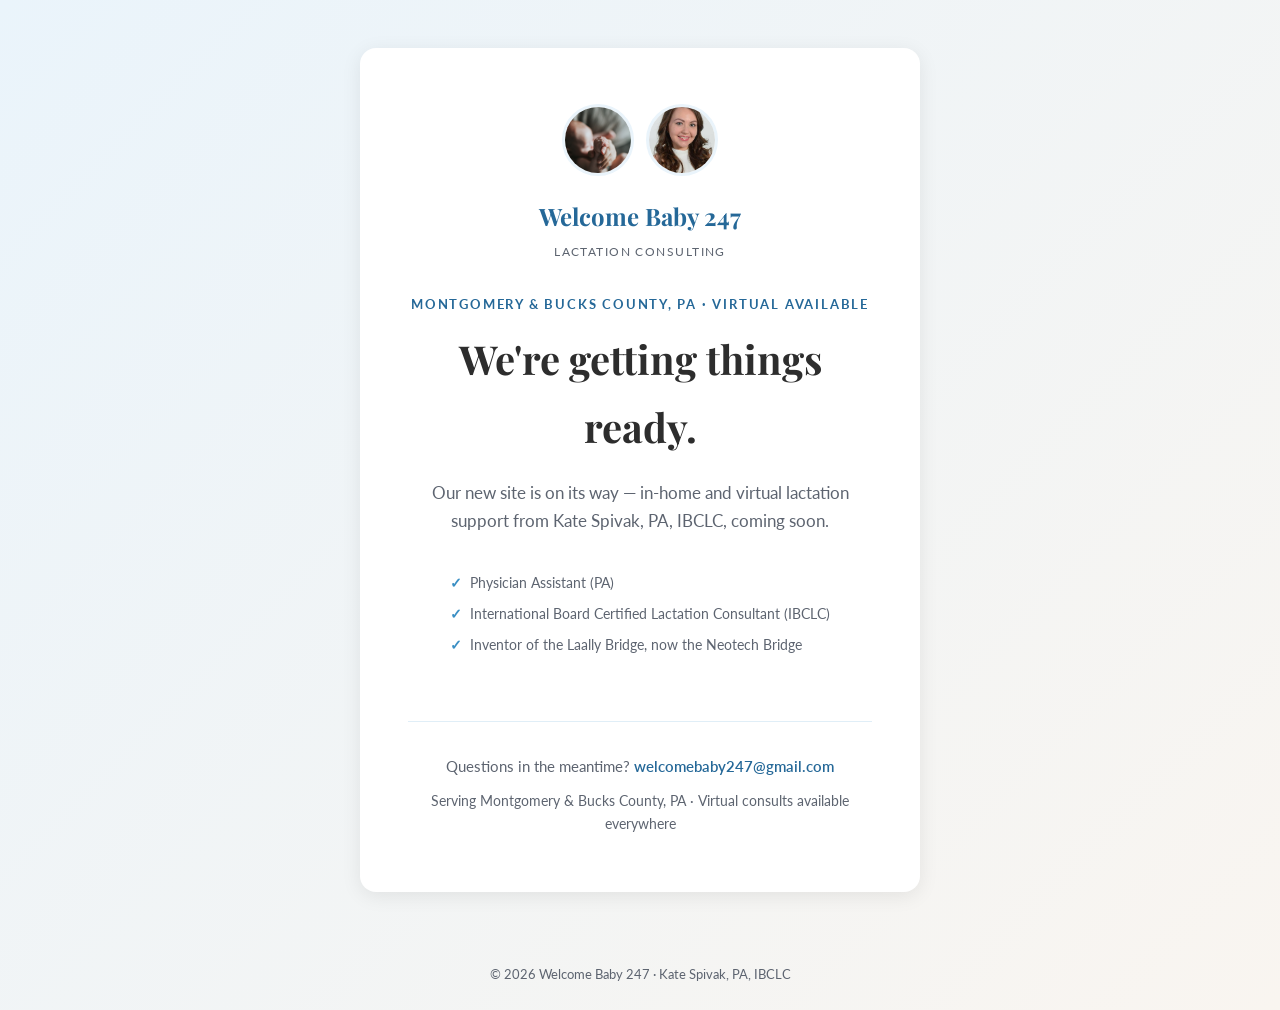
<file: index.html>
<!DOCTYPE html>
<html lang="en">
<head>
  <meta charset="UTF-8" />
  <meta name="viewport" content="width=device-width, initial-scale=1.0" />
  <title>Welcome Baby 247 | Lactation Consulting – Coming Soon</title>
  <meta name="description" content="Kate Spivak, PA, IBCLC — in-home and virtual lactation support in Montgomery &amp; Bucks County, PA. Site launching soon." />
  <meta name="color-scheme" content="light" />
  <link rel="preconnect" href="https://fonts.googleapis.com" />
  <link rel="preconnect" href="https://fonts.gstatic.com" crossorigin />
  <link href="https://fonts.googleapis.com/css2?family=Lato:wght@400;500;600;700&family=Playfair+Display:wght@600;700&display=swap" rel="stylesheet" />
  <style>
    :root {
      --blue:       #3A8FC4;
      --blue-dark:  #256898;
      --blue-light: #EAF4FB;
      --warm:       #F9F5F0;
      --text:       #2D2D2D;
      --muted:      #5D6470;
      --white:      #FFFFFF;
      --shadow:     0 4px 20px rgba(0,0,0,0.08);
    }
    * { box-sizing: border-box; margin: 0; padding: 0; }
    html { scroll-behavior: smooth; }
    @media (prefers-reduced-motion: reduce) {
      * { animation-duration: 0.01ms !important; transition-duration: 0.01ms !important; }
    }
    body {
      font-family: 'Lato', sans-serif;
      color: var(--text);
      background: linear-gradient(135deg, #EAF4FB 0%, #F9F5F0 100%);
      min-height: 100vh;
      display: flex;
      flex-direction: column;
      line-height: 1.7;
    }
    a { color: var(--blue-dark); }
    a:focus-visible, button:focus-visible {
      outline: 3px solid var(--blue-dark);
      outline-offset: 3px;
      border-radius: 2px;
    }
    main {
      flex: 1;
      display: flex;
      align-items: center;
      justify-content: center;
      padding: 3rem 1.5rem;
    }
    .card {
      background: var(--white);
      border-radius: 16px;
      box-shadow: var(--shadow);
      max-width: 560px;
      width: 100%;
      text-align: center;
    }
    .card-body { padding: 3.5rem 3rem; }
    .photo-duo {
      display: flex;
      justify-content: center;
      align-items: center;
      gap: 0.75rem;
      margin-bottom: 1.25rem;
    }
    .photo-duo img {
      width: 72px;
      height: 72px;
      border-radius: 50%;
      object-fit: cover;
      display: block;
      border: 3px solid var(--blue-light);
    }
    .brand {
      font-family: 'Playfair Display', serif;
      font-size: 1.5rem;
      font-weight: 700;
      color: var(--blue-dark);
    }
    .brand span {
      display: block;
      font-family: 'Lato', sans-serif;
      font-size: 0.75rem;
      font-weight: 400;
      letter-spacing: 0.12em;
      text-transform: uppercase;
      color: var(--muted);
      margin-top: 0.3rem;
    }
    .eyebrow {
      margin-top: 2rem;
      font-size: 0.8rem;
      letter-spacing: 0.14em;
      text-transform: uppercase;
      color: var(--blue-dark);
      font-weight: 700;
    }
    h1 {
      font-family: 'Playfair Display', serif;
      font-size: clamp(1.8rem, 5vw, 2.5rem);
      color: var(--text);
      margin: 0.6rem 0 1.1rem;
    }
    p.lead {
      color: var(--muted);
      font-size: 1.05rem;
      max-width: 420px;
      margin: 0 auto 2rem;
    }
    .credential-list {
      list-style: none;
      display: inline-flex;
      flex-direction: column;
      gap: 0.4rem;
      margin: 0 auto 2rem;
      text-align: left;
    }
    .credential-list li {
      color: var(--muted);
      font-size: 0.9rem;
      display: flex;
      align-items: center;
      gap: 0.55rem;
    }
    .credential-list li::before { content: "✓"; color: var(--blue); font-weight: 700; }
    .divider {
      height: 1px;
      background: #E0EEF7;
      margin: 2rem 0;
    }
    .contact {
      font-size: 0.95rem;
      color: var(--muted);
    }
    .contact a {
      font-weight: 600;
      text-decoration: none;
    }
    .contact a:hover { text-decoration: underline; }
    .service-area {
      margin-top: 0.6rem;
      font-size: 0.85rem;
      color: var(--muted);
    }
    footer {
      text-align: center;
      padding: 1.5rem;
      font-size: 0.8rem;
      color: var(--muted);
    }
  </style>
</head>
<body>

<main aria-labelledby="coming-soon-heading">
  <div class="card">
    <div class="card-body">
      <div class="photo-duo">
        <img src="images/baby-hand.jpg" alt="A parent gently holding their newborn baby's hand" width="72" height="72" />
        <img src="images/kate-spivak.jpg" alt="Kate Spivak, PA, IBCLC" width="72" height="72" />
      </div>
      <p class="brand">Welcome Baby 247<span>Lactation Consulting</span></p>
      <p class="eyebrow">Montgomery &amp; Bucks County, PA · Virtual Available</p>
      <h1 id="coming-soon-heading">We're getting things ready.</h1>
      <p class="lead">Our new site is on its way — in-home and virtual lactation support from Kate Spivak, PA, IBCLC, coming soon.</p>
      <ul class="credential-list">
        <li>Physician Assistant (PA)</li>
        <li>International Board Certified Lactation Consultant (IBCLC)</li>
        <li>Inventor of the Laally Bridge, now the Neotech Bridge</li>
      </ul>
      <div class="divider"></div>
      <p class="contact">Questions in the meantime? <a href="mailto:welcomebaby247@gmail.com">welcomebaby247@gmail.com</a></p>
      <p class="service-area">Serving Montgomery &amp; Bucks County, PA · Virtual consults available everywhere</p>
    </div>
  </div>
</main>

<footer aria-label="Site footer">© 2026 Welcome Baby 247 · Kate Spivak, PA, IBCLC</footer>

</body>
</html>
</file>
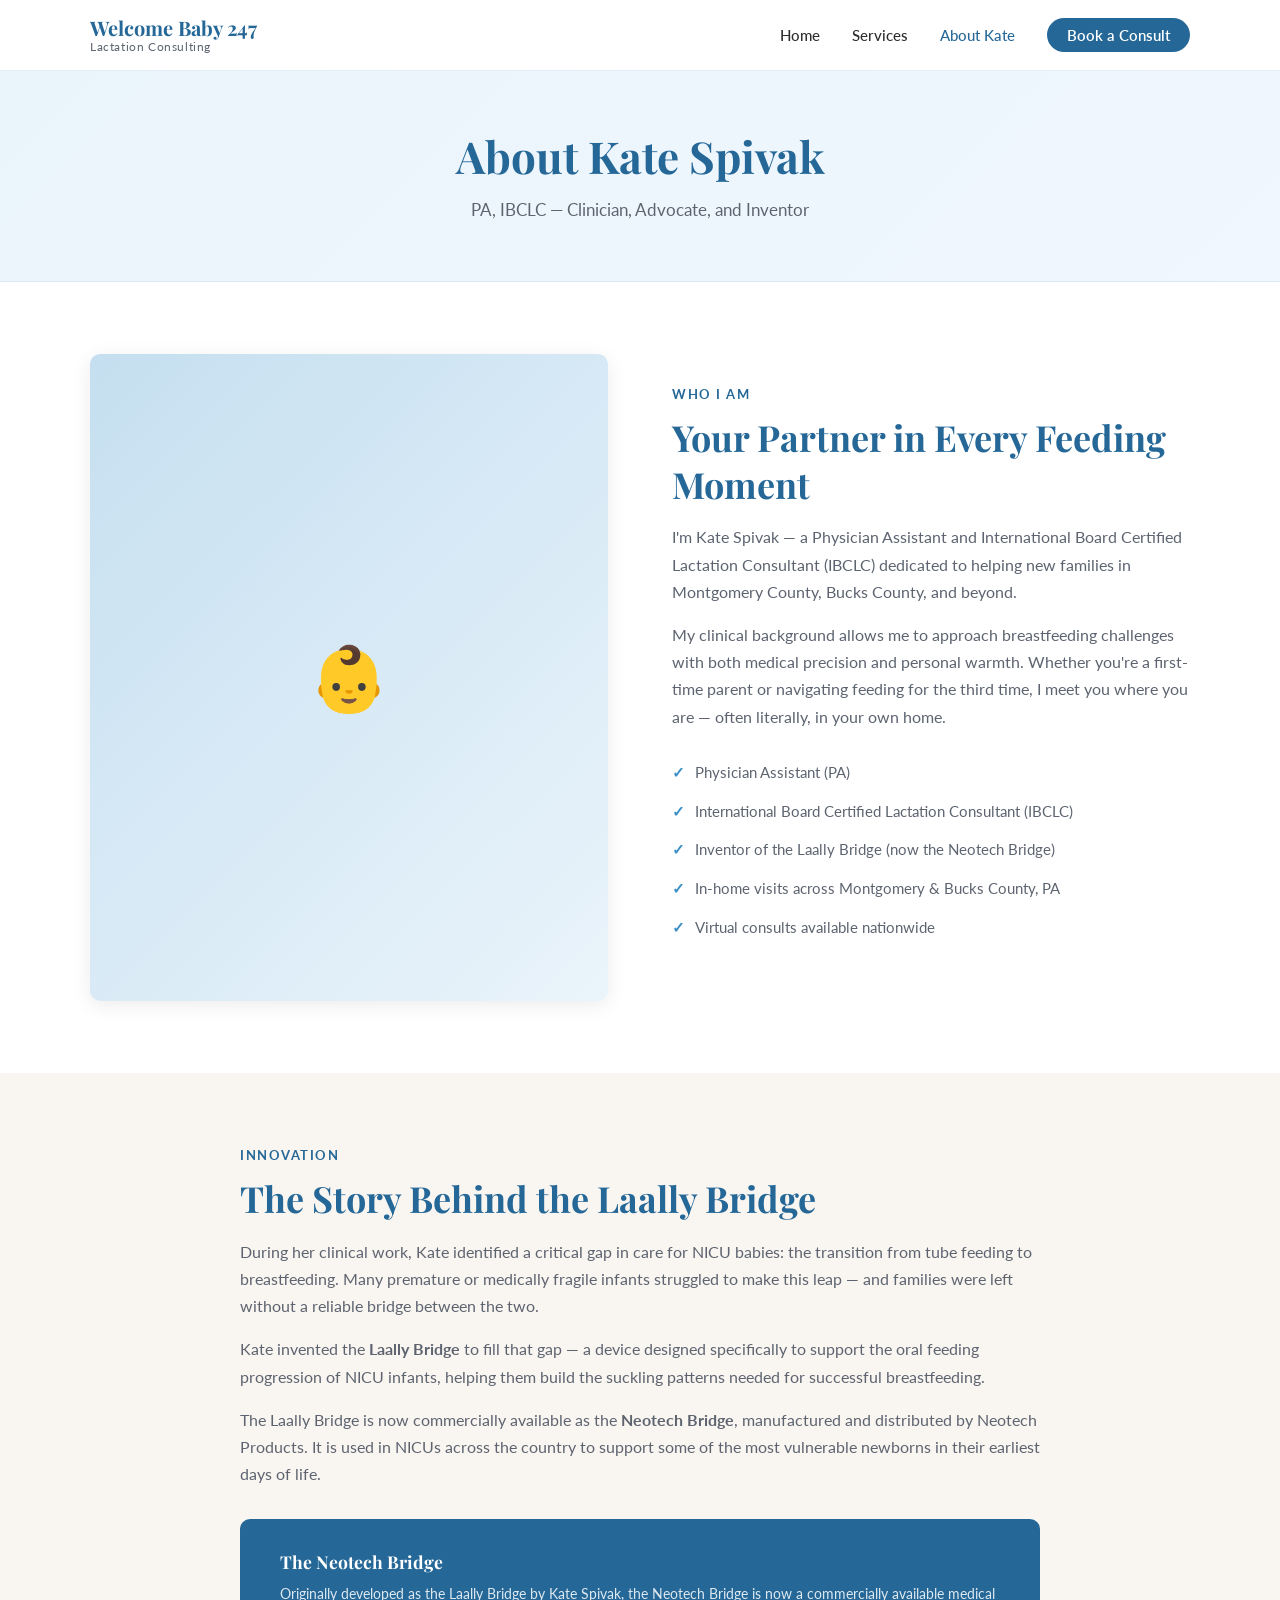
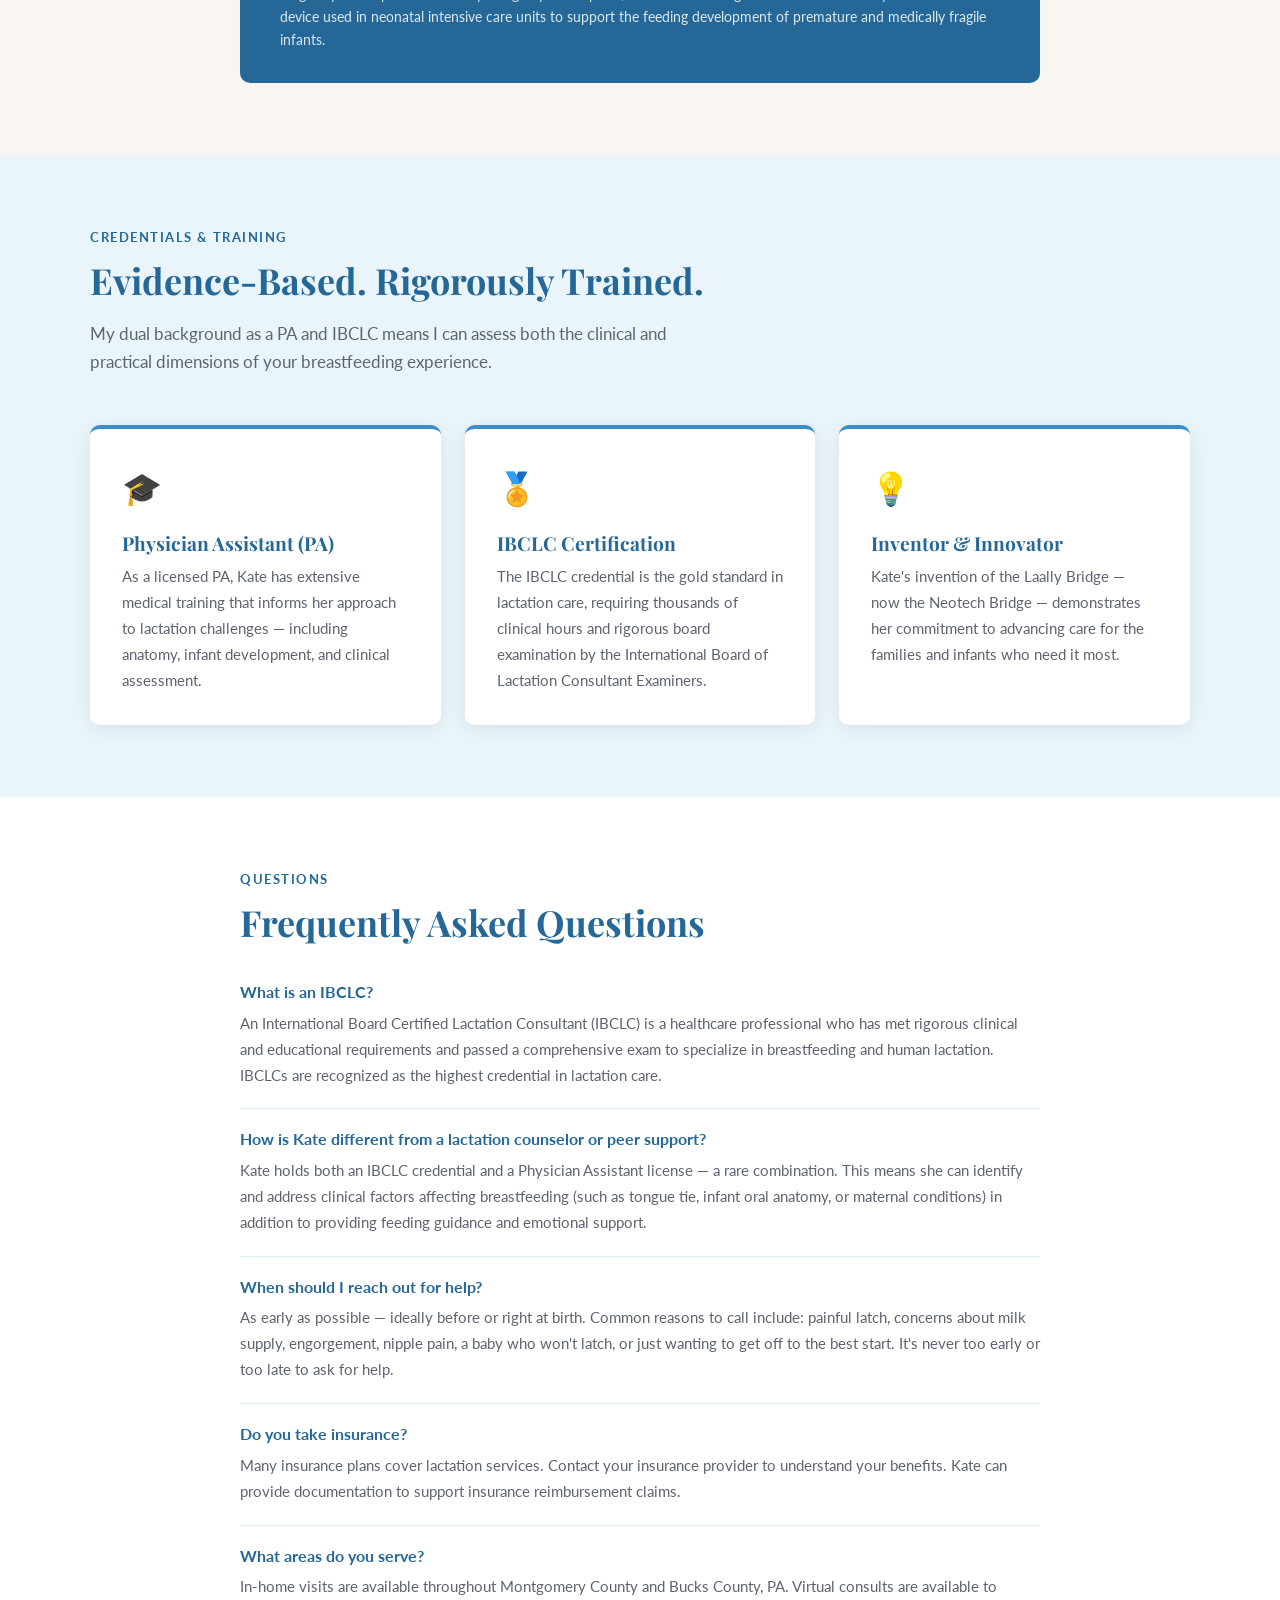
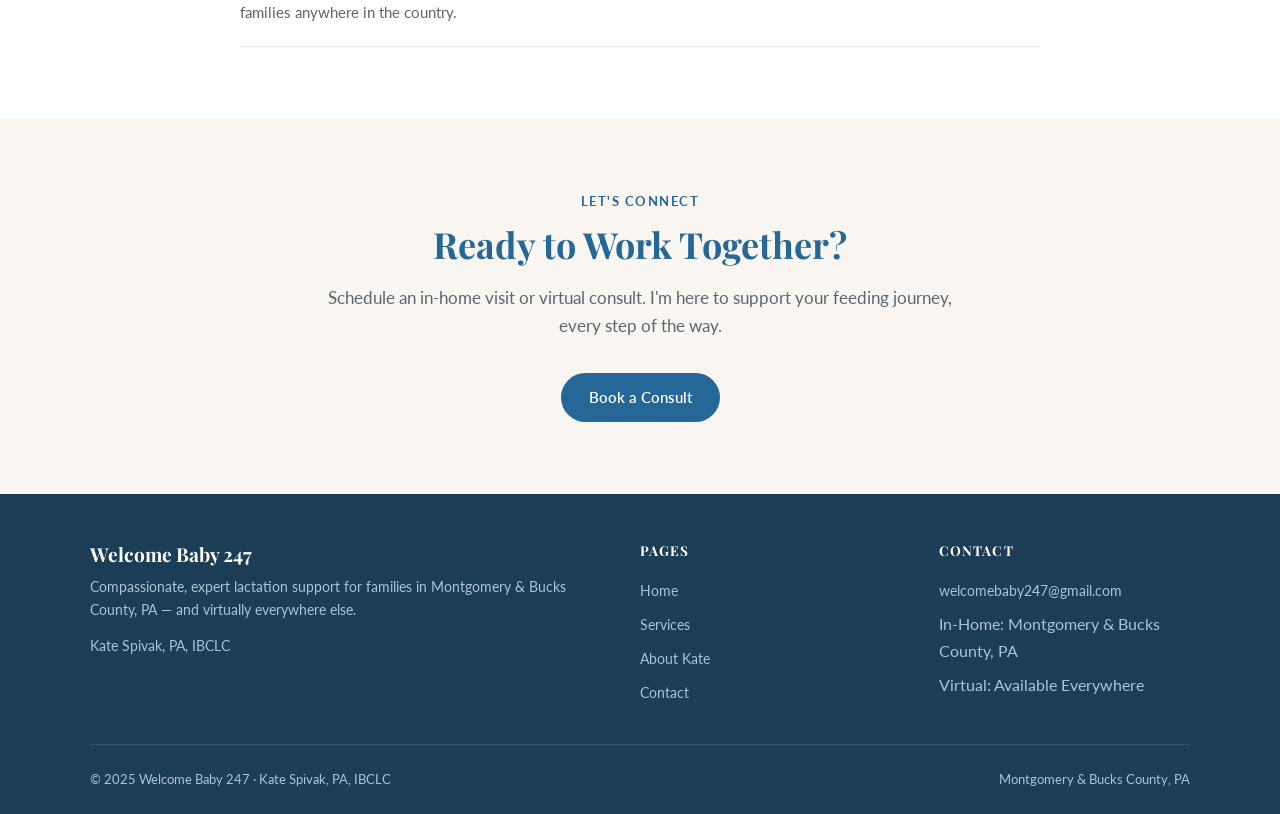
<file: about.html>
<!DOCTYPE html>
<html lang="en">
<head>
  <meta charset="UTF-8" />
  <meta name="viewport" content="width=device-width, initial-scale=1.0" />
  <title>About Kate Spivak, PA, IBCLC | Welcome Baby 247</title>
  <meta name="description" content="Meet Kate Spivak, PA, IBCLC — Physician Assistant, International Board Certified Lactation Consultant, and inventor of the Laally Bridge (now the Neotech Bridge)." />
  <link rel="preconnect" href="https://fonts.googleapis.com" />
  <link rel="preconnect" href="https://fonts.gstatic.com" crossorigin />
  <link href="https://fonts.googleapis.com/css2?family=Lato:wght@400;500;600;700&family=Playfair+Display:wght@600;700&display=swap" rel="stylesheet" />
  <meta name="color-scheme" content="light" />
  <link rel="stylesheet" href="style.css" />
</head>
<body>

<a class="skip-link" href="#main-content">Skip to main content</a>

<!-- ── Nav ── -->
<nav aria-label="Main navigation">
  <div class="nav-inner">
    <a href="index.html" class="nav-logo" aria-label="Welcome Baby 247 - Lactation Consulting, go to homepage">
      Welcome Baby 247
      <span>Lactation Consulting</span>
    </a>
    <ul class="nav-links" id="navLinks" role="list">
      <li><a href="index.html">Home</a></li>
      <li><a href="services.html">Services</a></li>
      <li><a href="about.html" class="active" aria-current="page">About Kate</a></li>
      <li><a href="contact.html" class="nav-cta">Book a Consult</a></li>
    </ul>
    <button type="button" class="hamburger" id="hamburger" aria-expanded="false" aria-controls="navLinks" aria-label="Open navigation menu">
      <span aria-hidden="true"></span><span aria-hidden="true"></span><span aria-hidden="true"></span>
    </button>
  </div>
</nav>

<main id="main-content">

<!-- ── Page Hero ── -->
<div class="page-hero">
  <h1>About Kate Spivak</h1>
  <p>PA, IBCLC — Clinician, Advocate, and Inventor</p>
</div>

<!-- ── About ── -->
<section>
  <div class="section-inner">
    <div class="about-grid">
      <div class="about-placeholder" role="img" aria-label="Illustration representing newborn care and lactation support">👶</div>
      <div>
        <p class="section-label">Who I Am</p>
        <h2 class="section-title">Your Partner in Every Feeding Moment</h2>
        <p style="color:var(--muted);margin-bottom:1rem;">I'm Kate Spivak — a Physician Assistant and International Board Certified Lactation Consultant (IBCLC) dedicated to helping new families in Montgomery County, Bucks County, and beyond.</p>
        <p style="color:var(--muted);margin-bottom:1rem;">My clinical background allows me to approach breastfeeding challenges with both medical precision and personal warmth. Whether you're a first-time parent or navigating feeding for the third time, I meet you where you are — often literally, in your own home.</p>
        <ul class="credential-list">
          <li>Physician Assistant (PA)</li>
          <li>International Board Certified Lactation Consultant (IBCLC)</li>
          <li>Inventor of the Laally Bridge (now the Neotech Bridge)</li>
          <li>In-home visits across Montgomery &amp; Bucks County, PA</li>
          <li>Virtual consults available nationwide</li>
        </ul>
      </div>
    </div>
  </div>
</section>

<!-- ── The Bridge ── -->
<section class="alt">
  <div class="section-inner" style="max-width:800px;">
    <p class="section-label">Innovation</p>
    <h2 class="section-title">The Story Behind the Laally Bridge</h2>
    <p style="color:var(--muted);margin-bottom:1rem;">During her clinical work, Kate identified a critical gap in care for NICU babies: the transition from tube feeding to breastfeeding. Many premature or medically fragile infants struggled to make this leap — and families were left without a reliable bridge between the two.</p>
    <p style="color:var(--muted);margin-bottom:1rem;">Kate invented the <strong>Laally Bridge</strong> to fill that gap — a device designed specifically to support the oral feeding progression of NICU infants, helping them build the suckling patterns needed for successful breastfeeding.</p>
    <p style="color:var(--muted);margin-bottom:2rem;">The Laally Bridge is now commercially available as the <strong>Neotech Bridge</strong>, manufactured and distributed by Neotech Products. It is used in NICUs across the country to support some of the most vulnerable newborns in their earliest days of life.</p>
    <div class="bridge-callout">
      <h4>The Neotech Bridge</h4>
      <p>Originally developed as the Laally Bridge by Kate Spivak, the Neotech Bridge is now a commercially available medical device used in neonatal intensive care units to support the feeding development of premature and medically fragile infants.</p>
    </div>
  </div>
</section>

<!-- ── Credentials ── -->
<section class="blue-bg">
  <div class="section-inner">
    <p class="section-label">Credentials &amp; Training</p>
    <h2 class="section-title">Evidence-Based. Rigorously Trained.</h2>
    <p class="section-sub">My dual background as a PA and IBCLC means I can assess both the clinical and practical dimensions of your breastfeeding experience.</p>
    <div class="cards">
      <div class="card">
        <div class="card-icon" aria-hidden="true">🎓</div>
        <h3>Physician Assistant (PA)</h3>
        <p>As a licensed PA, Kate has extensive medical training that informs her approach to lactation challenges — including anatomy, infant development, and clinical assessment.</p>
      </div>
      <div class="card">
        <div class="card-icon" aria-hidden="true">🏅</div>
        <h3>IBCLC Certification</h3>
        <p>The IBCLC credential is the gold standard in lactation care, requiring thousands of clinical hours and rigorous board examination by the International Board of Lactation Consultant Examiners.</p>
      </div>
      <div class="card">
        <div class="card-icon" aria-hidden="true">💡</div>
        <h3>Inventor &amp; Innovator</h3>
        <p>Kate's invention of the Laally Bridge — now the Neotech Bridge — demonstrates her commitment to advancing care for the families and infants who need it most.</p>
      </div>
    </div>
  </div>
</section>

<!-- ── FAQ ── -->
<section>
  <div class="section-inner" style="max-width:800px;">
    <p class="section-label">Questions</p>
    <h2 class="section-title">Frequently Asked Questions</h2>

    <div class="faq-item">
      <h4>What is an IBCLC?</h4>
      <p>An International Board Certified Lactation Consultant (IBCLC) is a healthcare professional who has met rigorous clinical and educational requirements and passed a comprehensive exam to specialize in breastfeeding and human lactation. IBCLCs are recognized as the highest credential in lactation care.</p>
    </div>

    <div class="faq-item">
      <h4>How is Kate different from a lactation counselor or peer support?</h4>
      <p>Kate holds both an IBCLC credential and a Physician Assistant license — a rare combination. This means she can identify and address clinical factors affecting breastfeeding (such as tongue tie, infant oral anatomy, or maternal conditions) in addition to providing feeding guidance and emotional support.</p>
    </div>

    <div class="faq-item">
      <h4>When should I reach out for help?</h4>
      <p>As early as possible — ideally before or right at birth. Common reasons to call include: painful latch, concerns about milk supply, engorgement, nipple pain, a baby who won't latch, or just wanting to get off to the best start. It's never too early or too late to ask for help.</p>
    </div>

    <div class="faq-item">
      <h4>Do you take insurance?</h4>
      <p>Many insurance plans cover lactation services. Contact your insurance provider to understand your benefits. Kate can provide documentation to support insurance reimbursement claims.</p>
    </div>

    <div class="faq-item">
      <h4>What areas do you serve?</h4>
      <p>In-home visits are available throughout Montgomery County and Bucks County, PA. Virtual consults are available to families anywhere in the country.</p>
    </div>
  </div>
</section>

<!-- ── CTA ── -->
<section class="alt">
  <div class="section-inner" style="text-align:center;max-width:640px;margin:0 auto;">
    <p class="section-label">Let's Connect</p>
    <h2 class="section-title">Ready to Work Together?</h2>
    <p style="color:var(--muted);font-size:1.05rem;margin-bottom:2rem;">Schedule an in-home visit or virtual consult. I'm here to support your feeding journey, every step of the way.</p>
    <a href="contact.html" class="btn btn-primary">Book a Consult</a>
  </div>
</section>

</main>

<!-- ── Footer ── -->
<footer aria-label="Site footer">
  <div class="footer-inner">
    <div class="footer-brand">
      <h3>Welcome Baby 247</h3>
      <p>Compassionate, expert lactation support for families in Montgomery &amp; Bucks County, PA — and virtually everywhere else.</p>
      <p style="margin-top:0.75rem;">Kate Spivak, PA, IBCLC</p>
    </div>
    <div class="footer-nav">
      <h4>Pages</h4>
      <ul role="list">
        <li><a href="index.html">Home</a></li>
        <li><a href="services.html">Services</a></li>
        <li><a href="about.html">About Kate</a></li>
        <li><a href="contact.html">Contact</a></li>
      </ul>
    </div>
    <div class="footer-nav">
      <h4>Contact</h4>
      <ul role="list">
        <li><a href="mailto:welcomebaby247@gmail.com">welcomebaby247@gmail.com</a></li>
        <li>In-Home: Montgomery &amp; Bucks County, PA</li>
        <li>Virtual: Available Everywhere</li>
      </ul>
    </div>
  </div>
  <div class="footer-bottom">
    <span>© 2025 Welcome Baby 247 · Kate Spivak, PA, IBCLC</span>
    <span>Montgomery &amp; Bucks County, PA</span>
  </div>
</footer>

<script src="nav.js"></script>
</body>
</html>
</file>
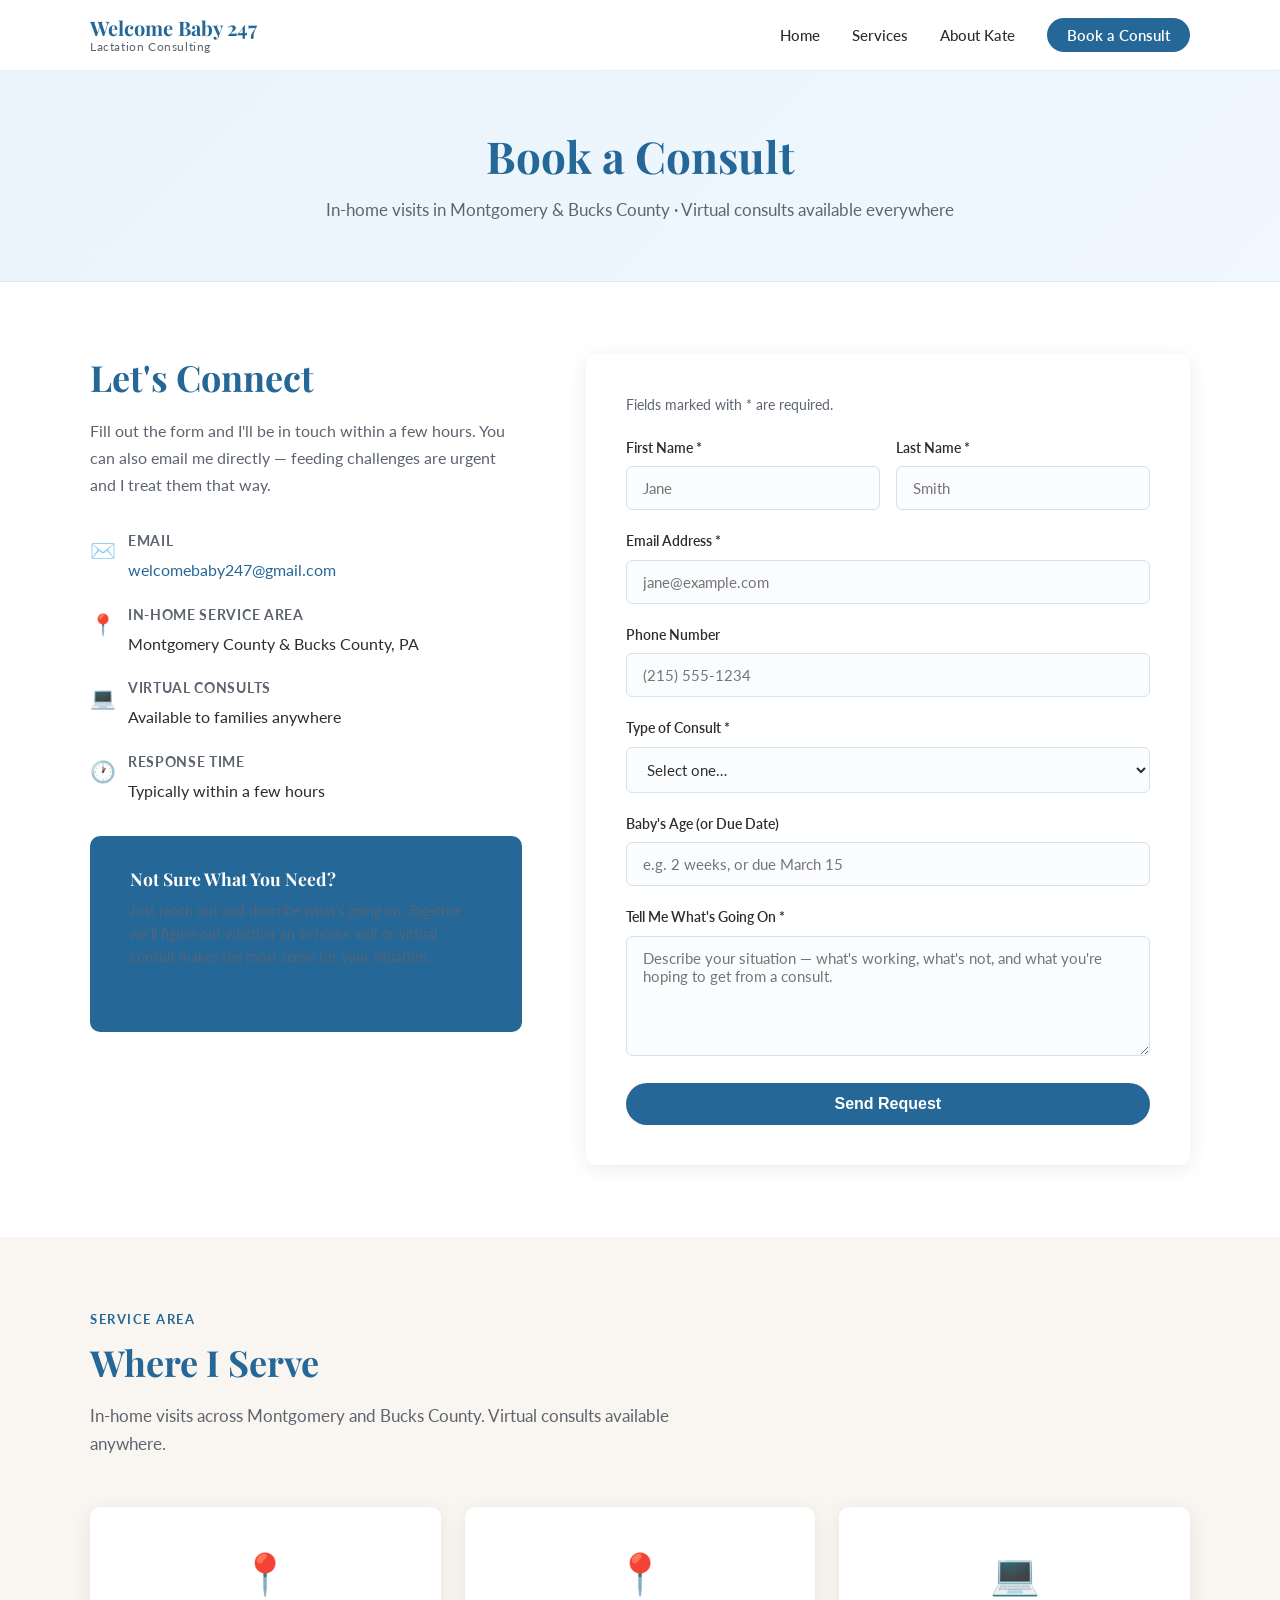
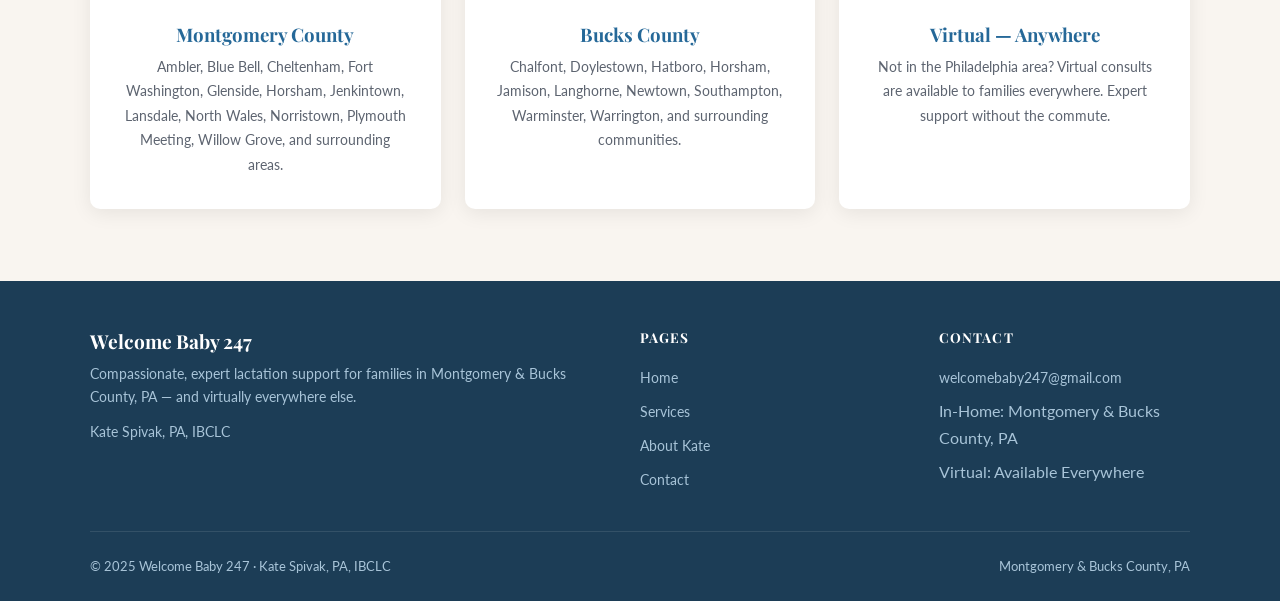
<file: contact.html>
<!DOCTYPE html>
<html lang="en">
<head>
  <meta charset="UTF-8" />
  <meta name="viewport" content="width=device-width, initial-scale=1.0" />
  <title>Contact | Welcome Baby 247 – Book a Lactation Consult</title>
  <meta name="description" content="Book an in-home or virtual lactation consult with Kate Spivak, PA, IBCLC. Serving Montgomery County and Bucks County, PA." />
  <link rel="preconnect" href="https://fonts.googleapis.com" />
  <link rel="preconnect" href="https://fonts.gstatic.com" crossorigin />
  <link href="https://fonts.googleapis.com/css2?family=Lato:wght@400;500;600;700&family=Playfair+Display:wght@600;700&display=swap" rel="stylesheet" />
  <meta name="color-scheme" content="light" />
  <link rel="stylesheet" href="style.css" />
</head>
<body>

<a class="skip-link" href="#main-content">Skip to main content</a>

<!-- ── Nav ── -->
<nav aria-label="Main navigation">
  <div class="nav-inner">
    <a href="index.html" class="nav-logo" aria-label="Welcome Baby 247 - Lactation Consulting, go to homepage">
      Welcome Baby 247
      <span>Lactation Consulting</span>
    </a>
    <ul class="nav-links" id="navLinks" role="list">
      <li><a href="index.html">Home</a></li>
      <li><a href="services.html">Services</a></li>
      <li><a href="about.html">About Kate</a></li>
      <li><a href="contact.html" class="active nav-cta" aria-current="page">Book a Consult</a></li>
    </ul>
    <button type="button" class="hamburger" id="hamburger" aria-expanded="false" aria-controls="navLinks" aria-label="Open navigation menu">
      <span aria-hidden="true"></span><span aria-hidden="true"></span><span aria-hidden="true"></span>
    </button>
  </div>
</nav>

<main id="main-content">

<!-- ── Page Hero ── -->
<div class="page-hero">
  <h1>Book a Consult</h1>
  <p>In-home visits in Montgomery &amp; Bucks County · Virtual consults available everywhere</p>
</div>

<!-- ── Contact Section ── -->
<section>
  <div class="section-inner">
    <div class="contact-grid">
      <div class="contact-info">
        <h2 class="section-title">Let's Connect</h2>
        <p>Fill out the form and I'll be in touch within a few hours. You can also email me directly — feeding challenges are urgent and I treat them that way.</p>

        <div class="contact-detail">
          <span class="icon" aria-hidden="true">✉️</span>
          <div>
            <strong>Email</strong>
            <a href="mailto:welcomebaby247@gmail.com">welcomebaby247@gmail.com</a>
          </div>
        </div>

        <div class="contact-detail">
          <span class="icon" aria-hidden="true">📍</span>
          <div>
            <strong>In-Home Service Area</strong>
            Montgomery County &amp; Bucks County, PA
          </div>
        </div>

        <div class="contact-detail">
          <span class="icon" aria-hidden="true">💻</span>
          <div>
            <strong>Virtual Consults</strong>
            Available to families anywhere
          </div>
        </div>

        <div class="contact-detail">
          <span class="icon" aria-hidden="true">🕐</span>
          <div>
            <strong>Response Time</strong>
            Typically within a few hours
          </div>
        </div>

        <div class="bridge-callout" style="margin-top:2rem;">
          <h4>Not Sure What You Need?</h4>
          <p>Just reach out and describe what's going on. Together we'll figure out whether an in-home visit or virtual consult makes the most sense for your situation.</p>
        </div>
      </div>

      <!-- Form via FormSubmit.co — replace ACTION with your verified email -->
      <div class="contact-form">
        <form action="https://formsubmit.co/welcomebaby247@gmail.com" method="POST" aria-label="Consult booking form">
          <!-- FormSubmit config -->
          <input type="hidden" name="_subject" value="New Consult Request – Welcome Baby 247" />
          <input type="hidden" name="_next" value="https://welcomebaby247.com/thankyou.html" />
          <input type="hidden" name="_captcha" value="false" />
          <input type="text" name="_honey" aria-hidden="true" tabindex="-1" style="display:none" />

          <p style="font-size:0.85rem;color:var(--muted);margin-bottom:1.25rem;">Fields marked with <span aria-hidden="true">*</span><span class="sr-only">an asterisk</span> are required.</p>

          <div class="form-row">
            <div class="form-group">
              <label for="fname">First Name *</label>
              <input type="text" id="fname" name="first_name" required placeholder="Jane" autocomplete="given-name" />
            </div>
            <div class="form-group">
              <label for="lname">Last Name *</label>
              <input type="text" id="lname" name="last_name" required placeholder="Smith" autocomplete="family-name" />
            </div>
          </div>

          <div class="form-group">
            <label for="email">Email Address *</label>
            <input type="email" id="email" name="email" required placeholder="jane@example.com" autocomplete="email" />
          </div>

          <div class="form-group">
            <label for="phone">Phone Number</label>
            <input type="tel" id="phone" name="phone" placeholder="(215) 555-1234" autocomplete="tel" />
          </div>

          <div class="form-group">
            <label for="consult_type">Type of Consult *</label>
            <select id="consult_type" name="consult_type" required>
              <option value="" disabled selected>Select one…</option>
              <option value="In-Home Visit">In-Home Visit (Montgomery or Bucks County, PA)</option>
              <option value="Virtual Consult">Virtual Consult</option>
              <option value="Not Sure">Not Sure — Please Help Me Decide</option>
            </select>
          </div>

          <div class="form-group">
            <label for="baby_age">Baby's Age (or Due Date)</label>
            <input type="text" id="baby_age" name="baby_age" placeholder="e.g. 2 weeks, or due March 15" />
          </div>

          <div class="form-group">
            <label for="message">Tell Me What's Going On *</label>
            <textarea id="message" name="message" required placeholder="Describe your situation — what's working, what's not, and what you're hoping to get from a consult."></textarea>
          </div>

          <button type="submit" class="btn btn-primary" style="width:100%;font-size:1rem;">Send Request</button>
        </form>
      </div>
    </div>
  </div>
</section>

<!-- ── Area ── -->
<section class="alt">
  <div class="section-inner">
    <p class="section-label">Service Area</p>
    <h2 class="section-title">Where I Serve</h2>
    <p class="section-sub">In-home visits across Montgomery and Bucks County. Virtual consults available anywhere.</p>
    <div class="area-grid">
      <div class="area-card">
        <div class="icon" aria-hidden="true">📍</div>
        <h3>Montgomery County</h3>
        <p>Ambler, Blue Bell, Cheltenham, Fort Washington, Glenside, Horsham, Jenkintown, Lansdale, North Wales, Norristown, Plymouth Meeting, Willow Grove, and surrounding areas.</p>
      </div>
      <div class="area-card">
        <div class="icon" aria-hidden="true">📍</div>
        <h3>Bucks County</h3>
        <p>Chalfont, Doylestown, Hatboro, Horsham, Jamison, Langhorne, Newtown, Southampton, Warminster, Warrington, and surrounding communities.</p>
      </div>
      <div class="area-card">
        <div class="icon" aria-hidden="true">💻</div>
        <h3>Virtual — Anywhere</h3>
        <p>Not in the Philadelphia area? Virtual consults are available to families everywhere. Expert support without the commute.</p>
      </div>
    </div>
  </div>
</section>

</main>

<!-- ── Footer ── -->
<footer aria-label="Site footer">
  <div class="footer-inner">
    <div class="footer-brand">
      <h3>Welcome Baby 247</h3>
      <p>Compassionate, expert lactation support for families in Montgomery &amp; Bucks County, PA — and virtually everywhere else.</p>
      <p style="margin-top:0.75rem;">Kate Spivak, PA, IBCLC</p>
    </div>
    <div class="footer-nav">
      <h4>Pages</h4>
      <ul role="list">
        <li><a href="index.html">Home</a></li>
        <li><a href="services.html">Services</a></li>
        <li><a href="about.html">About Kate</a></li>
        <li><a href="contact.html">Contact</a></li>
      </ul>
    </div>
    <div class="footer-nav">
      <h4>Contact</h4>
      <ul role="list">
        <li><a href="mailto:welcomebaby247@gmail.com">welcomebaby247@gmail.com</a></li>
        <li>In-Home: Montgomery &amp; Bucks County, PA</li>
        <li>Virtual: Available Everywhere</li>
      </ul>
    </div>
  </div>
  <div class="footer-bottom">
    <span>© 2025 Welcome Baby 247 · Kate Spivak, PA, IBCLC</span>
    <span>Montgomery &amp; Bucks County, PA</span>
  </div>
</footer>

<script src="nav.js"></script>
</body>
</html>
</file>
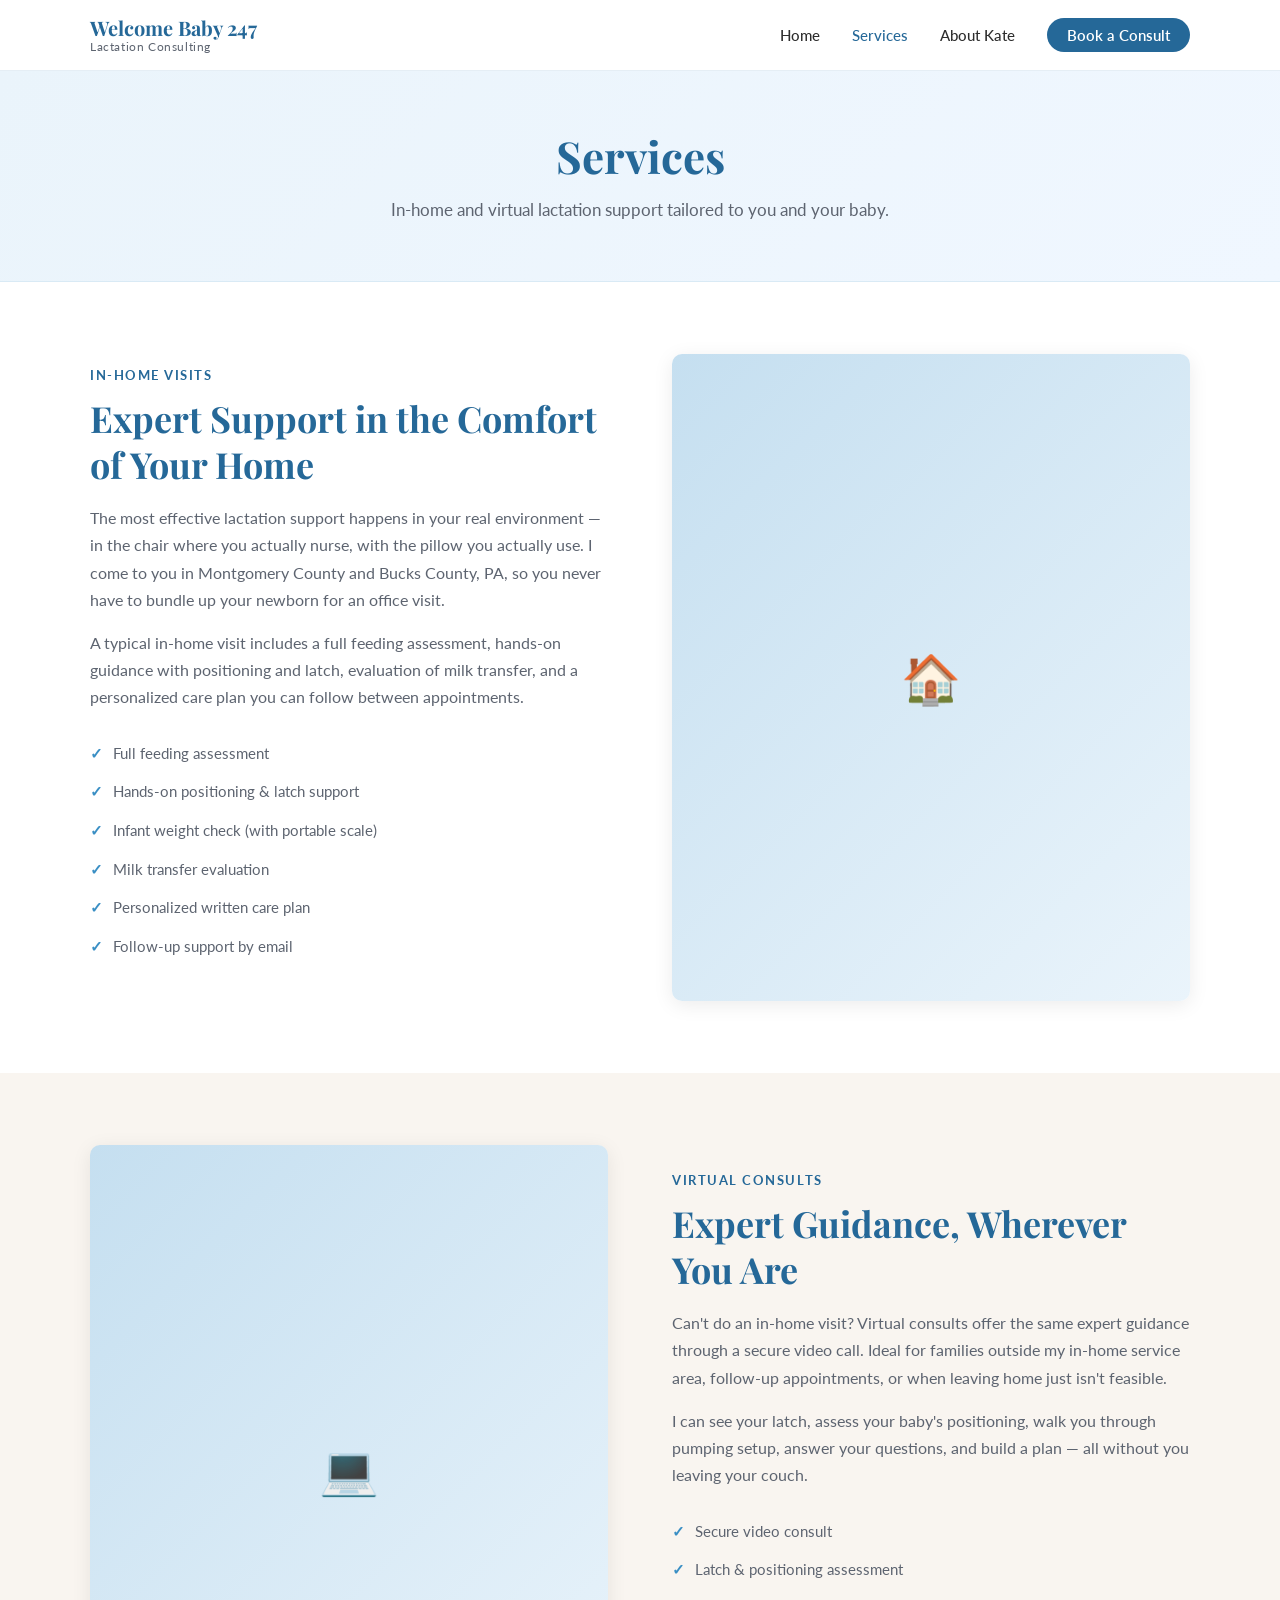
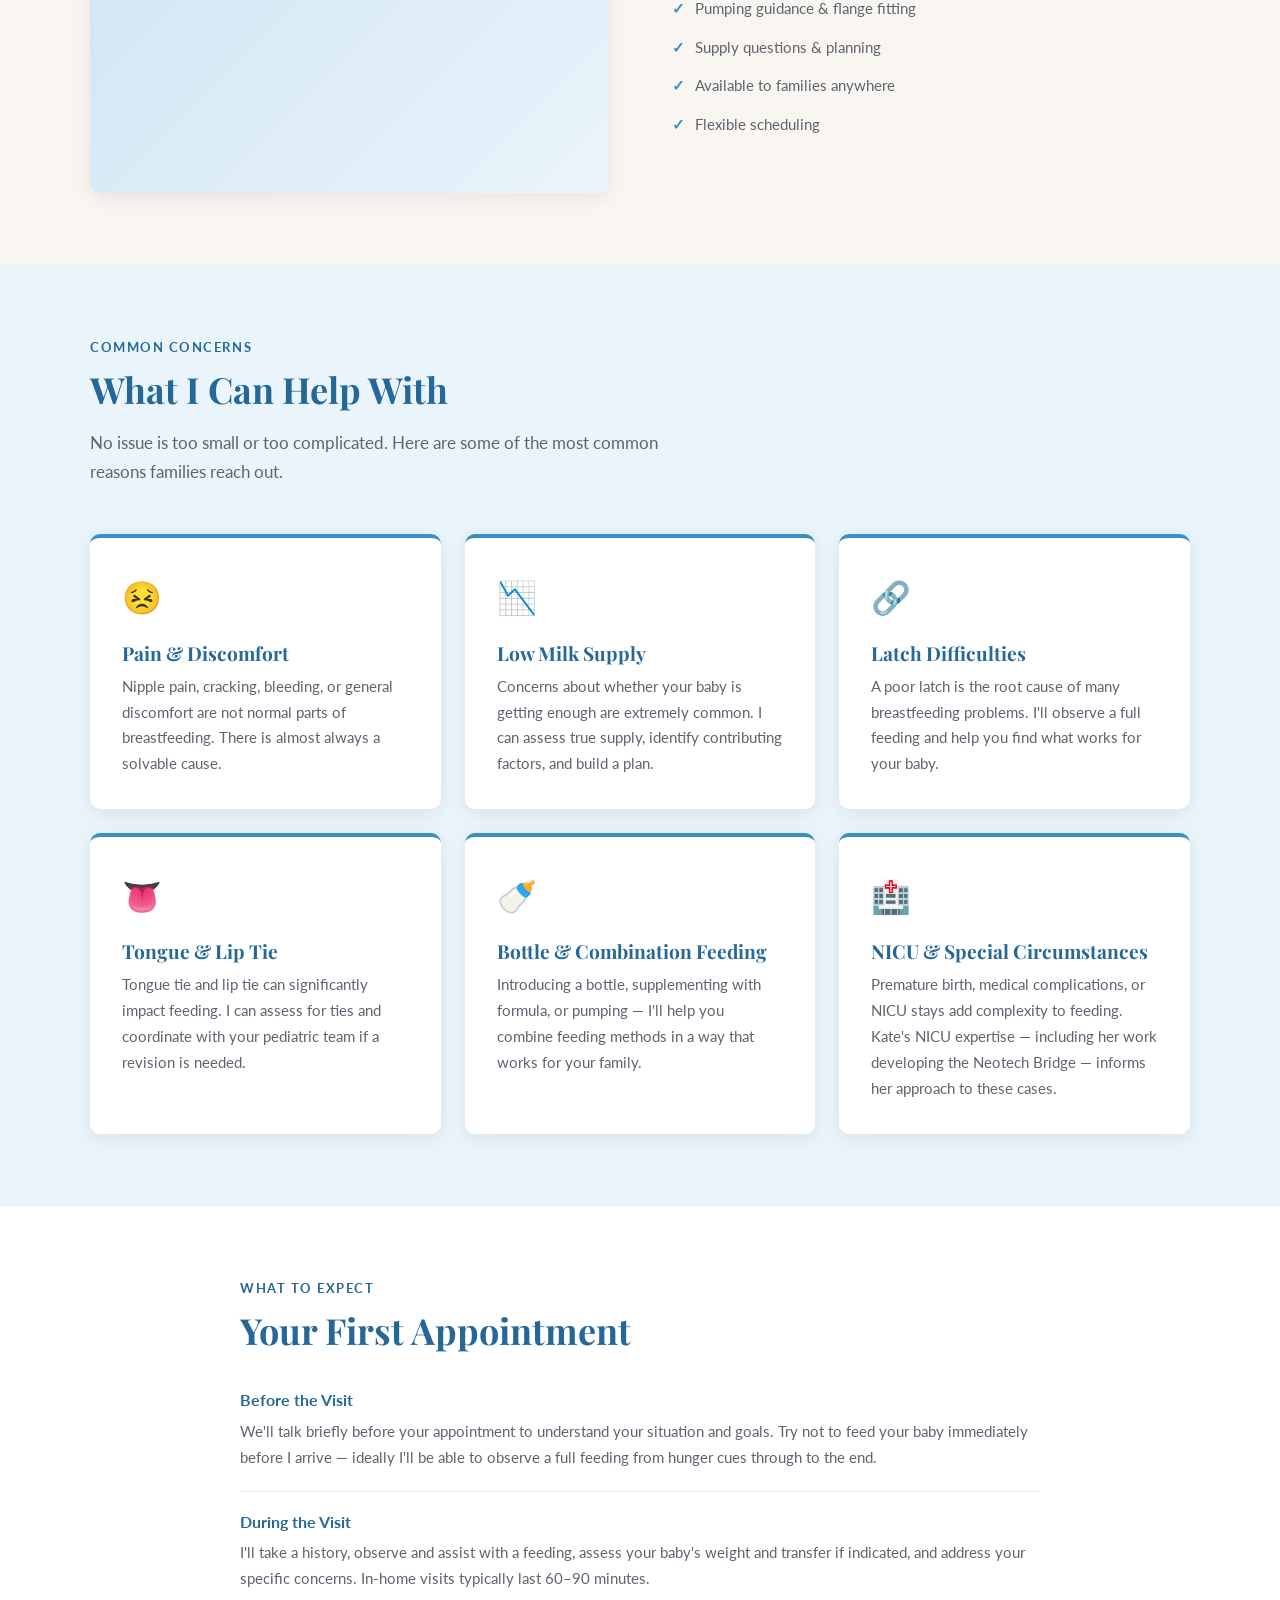
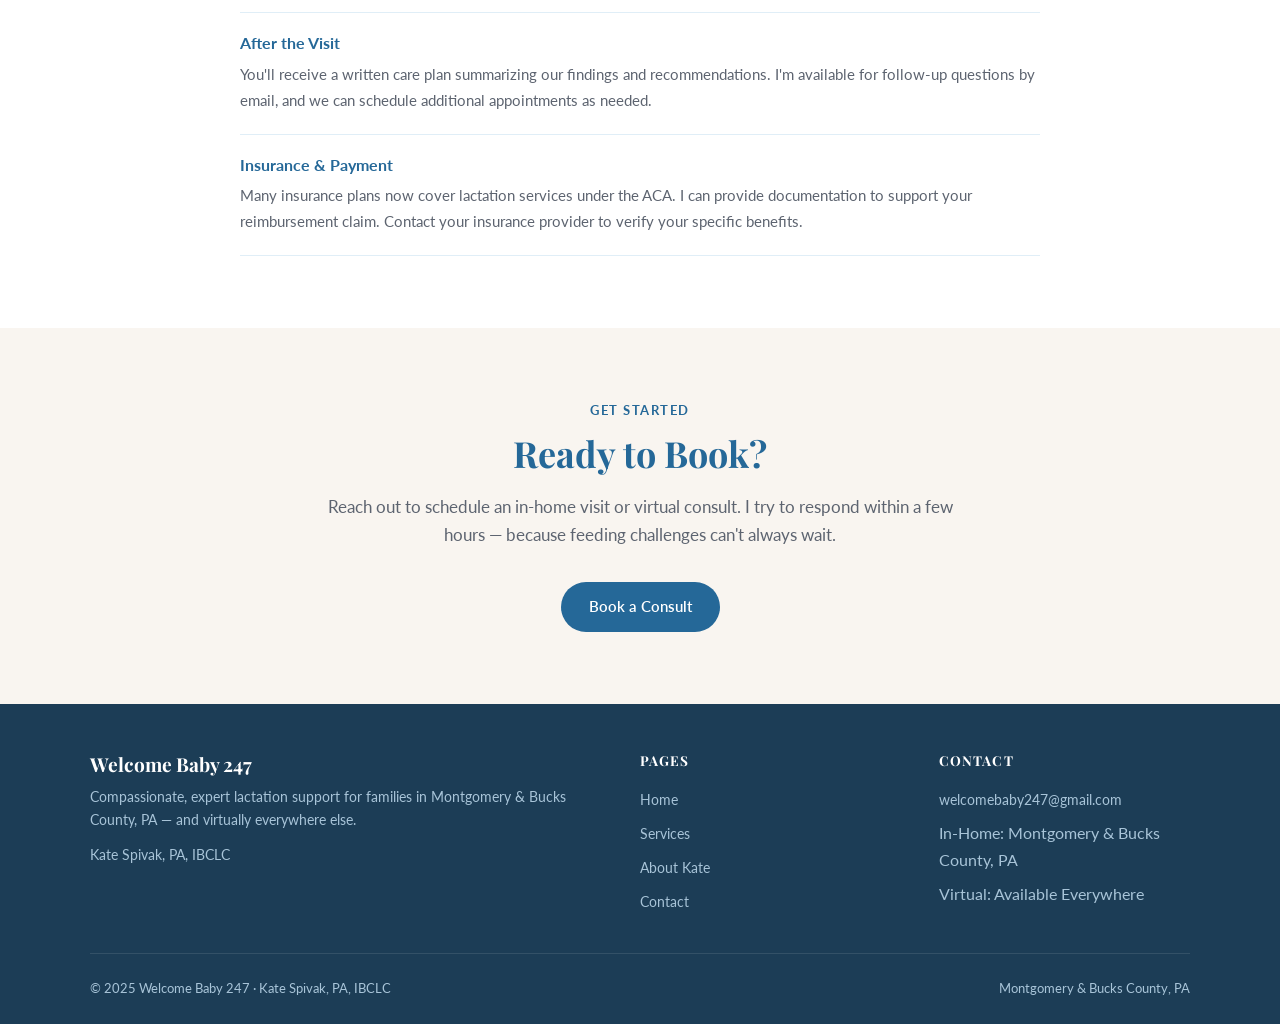
<file: services.html>
<!DOCTYPE html>
<html lang="en">
<head>
  <meta charset="UTF-8" />
  <meta name="viewport" content="width=device-width, initial-scale=1.0" />
  <title>Services | Welcome Baby 247 – Lactation Consulting</title>
  <meta name="description" content="In-home lactation visits in Montgomery County and Bucks County PA, plus virtual consults available everywhere. Kate Spivak, PA, IBCLC." />
  <link rel="preconnect" href="https://fonts.googleapis.com" />
  <link rel="preconnect" href="https://fonts.gstatic.com" crossorigin />
  <link href="https://fonts.googleapis.com/css2?family=Lato:wght@400;500;600;700&family=Playfair+Display:wght@600;700&display=swap" rel="stylesheet" />
  <meta name="color-scheme" content="light" />
  <link rel="stylesheet" href="style.css" />
</head>
<body>

<a class="skip-link" href="#main-content">Skip to main content</a>

<!-- ── Nav ── -->
<nav aria-label="Main navigation">
  <div class="nav-inner">
    <a href="index.html" class="nav-logo" aria-label="Welcome Baby 247 - Lactation Consulting, go to homepage">
      Welcome Baby 247
      <span>Lactation Consulting</span>
    </a>
    <ul class="nav-links" id="navLinks" role="list">
      <li><a href="index.html">Home</a></li>
      <li><a href="services.html" class="active" aria-current="page">Services</a></li>
      <li><a href="about.html">About Kate</a></li>
      <li><a href="contact.html" class="nav-cta">Book a Consult</a></li>
    </ul>
    <button type="button" class="hamburger" id="hamburger" aria-expanded="false" aria-controls="navLinks" aria-label="Open navigation menu">
      <span aria-hidden="true"></span><span aria-hidden="true"></span><span aria-hidden="true"></span>
    </button>
  </div>
</nav>

<main id="main-content">

<!-- ── Page Hero ── -->
<div class="page-hero">
  <h1>Services</h1>
  <p>In-home and virtual lactation support tailored to you and your baby.</p>
</div>

<!-- ── In-Home ── -->
<section>
  <div class="section-inner">
    <div class="about-grid">
      <div>
        <p class="section-label">In-Home Visits</p>
        <h2 class="section-title">Expert Support in the Comfort of Your Home</h2>
        <p style="color:var(--muted);margin-bottom:1rem;">The most effective lactation support happens in your real environment — in the chair where you actually nurse, with the pillow you actually use. I come to you in Montgomery County and Bucks County, PA, so you never have to bundle up your newborn for an office visit.</p>
        <p style="color:var(--muted);margin-bottom:1.5rem;">A typical in-home visit includes a full feeding assessment, hands-on guidance with positioning and latch, evaluation of milk transfer, and a personalized care plan you can follow between appointments.</p>
        <ul class="credential-list">
          <li>Full feeding assessment</li>
          <li>Hands-on positioning &amp; latch support</li>
          <li>Infant weight check (with portable scale)</li>
          <li>Milk transfer evaluation</li>
          <li>Personalized written care plan</li>
          <li>Follow-up support by email</li>
        </ul>
      </div>
      <div class="about-placeholder" role="img" aria-label="Illustration representing an in-home lactation visit" style="font-size:3rem;">🏠</div>
    </div>
  </div>
</section>

<!-- ── Virtual ── -->
<section class="alt">
  <div class="section-inner">
    <div class="about-grid">
      <div class="about-placeholder" role="img" aria-label="Illustration representing a virtual video consult" style="font-size:3rem;">💻</div>
      <div>
        <p class="section-label">Virtual Consults</p>
        <h2 class="section-title">Expert Guidance, Wherever You Are</h2>
        <p style="color:var(--muted);margin-bottom:1rem;">Can't do an in-home visit? Virtual consults offer the same expert guidance through a secure video call. Ideal for families outside my in-home service area, follow-up appointments, or when leaving home just isn't feasible.</p>
        <p style="color:var(--muted);margin-bottom:1.5rem;">I can see your latch, assess your baby's positioning, walk you through pumping setup, answer your questions, and build a plan — all without you leaving your couch.</p>
        <ul class="credential-list">
          <li>Secure video consult</li>
          <li>Latch &amp; positioning assessment</li>
          <li>Pumping guidance &amp; flange fitting</li>
          <li>Supply questions &amp; planning</li>
          <li>Available to families anywhere</li>
          <li>Flexible scheduling</li>
        </ul>
      </div>
    </div>
  </div>
</section>

<!-- ── What I Address ── -->
<section class="blue-bg">
  <div class="section-inner">
    <p class="section-label">Common Concerns</p>
    <h2 class="section-title">What I Can Help With</h2>
    <p class="section-sub">No issue is too small or too complicated. Here are some of the most common reasons families reach out.</p>
    <div class="cards">
      <div class="card">
        <div class="card-icon" aria-hidden="true">😣</div>
        <h3>Pain &amp; Discomfort</h3>
        <p>Nipple pain, cracking, bleeding, or general discomfort are not normal parts of breastfeeding. There is almost always a solvable cause.</p>
      </div>
      <div class="card">
        <div class="card-icon" aria-hidden="true">📉</div>
        <h3>Low Milk Supply</h3>
        <p>Concerns about whether your baby is getting enough are extremely common. I can assess true supply, identify contributing factors, and build a plan.</p>
      </div>
      <div class="card">
        <div class="card-icon" aria-hidden="true">🔗</div>
        <h3>Latch Difficulties</h3>
        <p>A poor latch is the root cause of many breastfeeding problems. I'll observe a full feeding and help you find what works for your baby.</p>
      </div>
      <div class="card">
        <div class="card-icon" aria-hidden="true">👅</div>
        <h3>Tongue &amp; Lip Tie</h3>
        <p>Tongue tie and lip tie can significantly impact feeding. I can assess for ties and coordinate with your pediatric team if a revision is needed.</p>
      </div>
      <div class="card">
        <div class="card-icon" aria-hidden="true">🍼</div>
        <h3>Bottle &amp; Combination Feeding</h3>
        <p>Introducing a bottle, supplementing with formula, or pumping — I'll help you combine feeding methods in a way that works for your family.</p>
      </div>
      <div class="card">
        <div class="card-icon" aria-hidden="true">🏥</div>
        <h3>NICU &amp; Special Circumstances</h3>
        <p>Premature birth, medical complications, or NICU stays add complexity to feeding. Kate's NICU expertise — including her work developing the Neotech Bridge — informs her approach to these cases.</p>
      </div>
    </div>
  </div>
</section>

<!-- ── Process ── -->
<section>
  <div class="section-inner" style="max-width:800px;">
    <p class="section-label">What to Expect</p>
    <h2 class="section-title">Your First Appointment</h2>

    <div class="faq-item">
      <h4>Before the Visit</h4>
      <p>We'll talk briefly before your appointment to understand your situation and goals. Try not to feed your baby immediately before I arrive — ideally I'll be able to observe a full feeding from hunger cues through to the end.</p>
    </div>

    <div class="faq-item">
      <h4>During the Visit</h4>
      <p>I'll take a history, observe and assist with a feeding, assess your baby's weight and transfer if indicated, and address your specific concerns. In-home visits typically last 60–90 minutes.</p>
    </div>

    <div class="faq-item">
      <h4>After the Visit</h4>
      <p>You'll receive a written care plan summarizing our findings and recommendations. I'm available for follow-up questions by email, and we can schedule additional appointments as needed.</p>
    </div>

    <div class="faq-item">
      <h4>Insurance &amp; Payment</h4>
      <p>Many insurance plans now cover lactation services under the ACA. I can provide documentation to support your reimbursement claim. Contact your insurance provider to verify your specific benefits.</p>
    </div>
  </div>
</section>

<!-- ── CTA ── -->
<section class="alt">
  <div class="section-inner" style="text-align:center;max-width:640px;margin:0 auto;">
    <p class="section-label">Get Started</p>
    <h2 class="section-title">Ready to Book?</h2>
    <p style="color:var(--muted);font-size:1.05rem;margin-bottom:2rem;">Reach out to schedule an in-home visit or virtual consult. I try to respond within a few hours — because feeding challenges can't always wait.</p>
    <a href="contact.html" class="btn btn-primary">Book a Consult</a>
  </div>
</section>

</main>

<!-- ── Footer ── -->
<footer aria-label="Site footer">
  <div class="footer-inner">
    <div class="footer-brand">
      <h3>Welcome Baby 247</h3>
      <p>Compassionate, expert lactation support for families in Montgomery &amp; Bucks County, PA — and virtually everywhere else.</p>
      <p style="margin-top:0.75rem;">Kate Spivak, PA, IBCLC</p>
    </div>
    <div class="footer-nav">
      <h4>Pages</h4>
      <ul role="list">
        <li><a href="index.html">Home</a></li>
        <li><a href="services.html">Services</a></li>
        <li><a href="about.html">About Kate</a></li>
        <li><a href="contact.html">Contact</a></li>
      </ul>
    </div>
    <div class="footer-nav">
      <h4>Contact</h4>
      <ul role="list">
        <li><a href="mailto:welcomebaby247@gmail.com">welcomebaby247@gmail.com</a></li>
        <li>In-Home: Montgomery &amp; Bucks County, PA</li>
        <li>Virtual: Available Everywhere</li>
      </ul>
    </div>
  </div>
  <div class="footer-bottom">
    <span>© 2025 Welcome Baby 247 · Kate Spivak, PA, IBCLC</span>
    <span>Montgomery &amp; Bucks County, PA</span>
  </div>
</footer>

<script src="nav.js"></script>
</body>
</html>
</file>
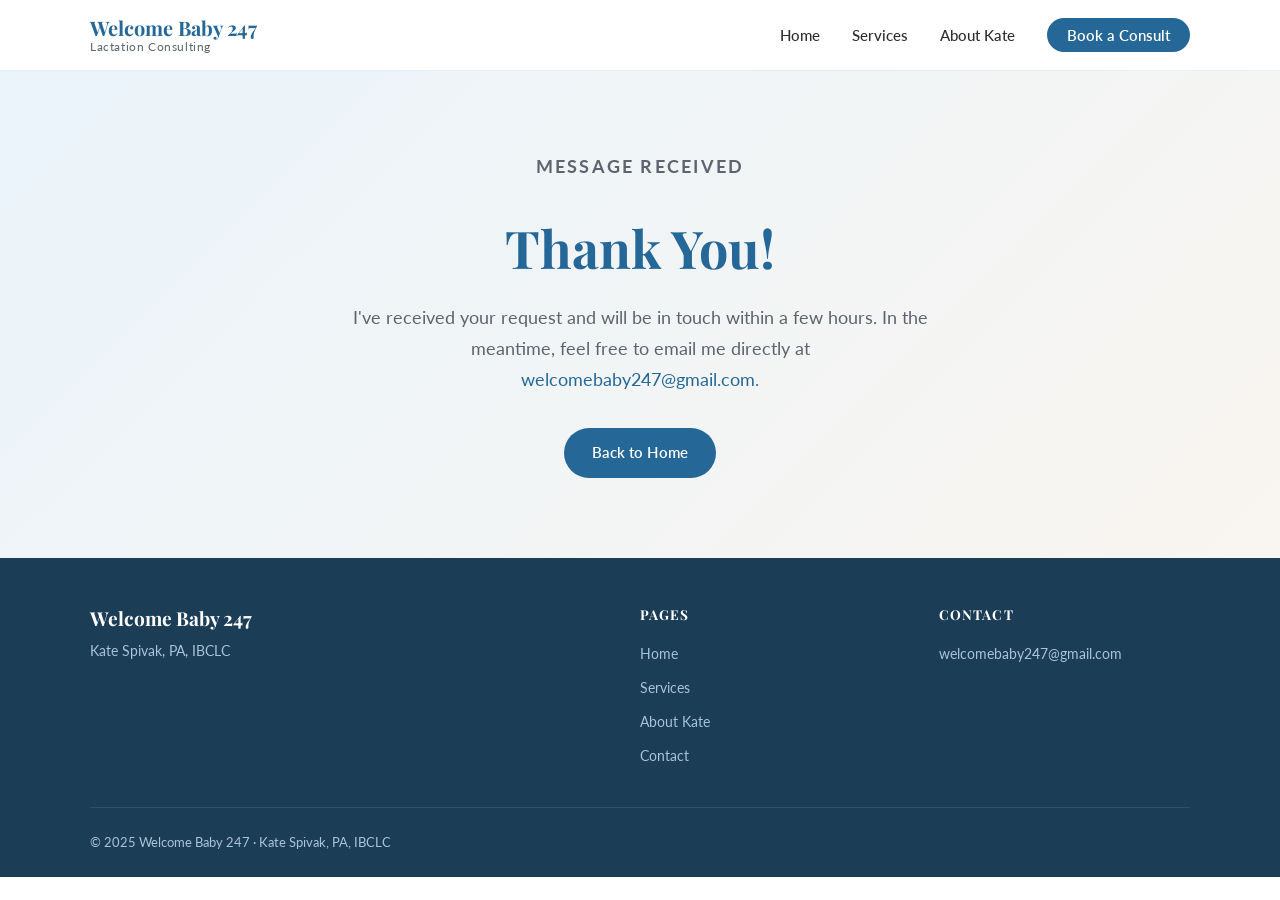
<file: thankyou.html>
<!DOCTYPE html>
<html lang="en">
<head>
  <meta charset="UTF-8" />
  <meta name="viewport" content="width=device-width, initial-scale=1.0" />
  <title>Thank You | Welcome Baby 247</title>
  <link rel="preconnect" href="https://fonts.googleapis.com" />
  <link rel="preconnect" href="https://fonts.gstatic.com" crossorigin />
  <link href="https://fonts.googleapis.com/css2?family=Lato:wght@400;500;600;700&family=Playfair+Display:wght@600;700&display=swap" rel="stylesheet" />
  <meta name="color-scheme" content="light" />
  <link rel="stylesheet" href="style.css" />
</head>
<body>

<a class="skip-link" href="#main-content">Skip to main content</a>

<nav aria-label="Main navigation">
  <div class="nav-inner">
    <a href="index.html" class="nav-logo" aria-label="Welcome Baby 247 - Lactation Consulting, go to homepage">
      Welcome Baby 247
      <span>Lactation Consulting</span>
    </a>
    <ul class="nav-links" id="navLinks" role="list">
      <li><a href="index.html">Home</a></li>
      <li><a href="services.html">Services</a></li>
      <li><a href="about.html">About Kate</a></li>
      <li><a href="contact.html" class="nav-cta">Book a Consult</a></li>
    </ul>
    <button type="button" class="hamburger" id="hamburger" aria-expanded="false" aria-controls="navLinks" aria-label="Open navigation menu">
      <span aria-hidden="true"></span><span aria-hidden="true"></span><span aria-hidden="true"></span>
    </button>
  </div>
</nav>

<main id="main-content">

<section class="hero">
  <div class="hero-inner">
    <p class="hero-eyebrow">Message Received</p>
    <h1>Thank You!</h1>
    <p>I've received your request and will be in touch within a few hours. In the meantime, feel free to email me directly at <a href="mailto:welcomebaby247@gmail.com">welcomebaby247@gmail.com</a>.</p>
    <div class="hero-buttons">
      <a href="index.html" class="btn btn-primary">Back to Home</a>
    </div>
  </div>
</section>

</main>

<footer aria-label="Site footer">
  <div class="footer-inner">
    <div class="footer-brand">
      <h3>Welcome Baby 247</h3>
      <p>Kate Spivak, PA, IBCLC</p>
    </div>
    <div class="footer-nav">
      <h4>Pages</h4>
      <ul role="list">
        <li><a href="index.html">Home</a></li>
        <li><a href="services.html">Services</a></li>
        <li><a href="about.html">About Kate</a></li>
        <li><a href="contact.html">Contact</a></li>
      </ul>
    </div>
    <div class="footer-nav">
      <h4>Contact</h4>
      <ul role="list">
        <li><a href="mailto:welcomebaby247@gmail.com">welcomebaby247@gmail.com</a></li>
      </ul>
    </div>
  </div>
  <div class="footer-bottom">
    <span>© 2025 Welcome Baby 247 · Kate Spivak, PA, IBCLC</span>
  </div>
</footer>

<script src="nav.js"></script>
</body>
</html>
</file>
<file: style.css>
/* ── Reset & Base ─────────────────────────────────────────────────────────── */
*, *::before, *::after { box-sizing: border-box; margin: 0; padding: 0; }

:root {
  --blue:       #3A8FC4;
  --blue-dark:  #256898;
  --blue-light: #EAF4FB;
  --warm:       #F9F5F0;
  --text:       #2D2D2D;
  --muted:      #5D6470;
  --white:      #FFFFFF;
  --radius:     10px;
  --shadow:     0 4px 20px rgba(0,0,0,0.08);
}

html { scroll-behavior: smooth; }

@media (prefers-reduced-motion: reduce) {
  html { scroll-behavior: auto; }
  *, *::before, *::after {
    transition-duration: 0.01ms !important;
    animation-duration: 0.01ms !important;
  }
}

body {
  font-family: 'Lato', sans-serif;
  color: var(--text);
  line-height: 1.7;
  font-size: 16px;
}

a { color: var(--blue-dark); text-decoration: none; }
a:hover { color: var(--blue-dark); }

img { max-width: 100%; display: block; }

/* ── Skip Link ─────────────────────────────────────────────────────────────── */
.skip-link {
  position: absolute;
  top: -100%;
  left: 1rem;
  background: var(--blue-dark);
  color: var(--white);
  padding: 0.5rem 1.25rem;
  border-radius: 0 0 var(--radius) var(--radius);
  font-weight: 600;
  font-size: 0.9rem;
  z-index: 200;
  transition: top 0.2s;
}
.skip-link:focus { top: 0; color: var(--white); }

/* ── Focus ──────────────────────────────────────────────────────────────────── */
:focus-visible {
  outline: 3px solid var(--blue-dark);
  outline-offset: 3px;
  border-radius: 2px;
}

/* ── Screen Reader Only ──────────────────────────────────────────────────────── */
.sr-only {
  position: absolute;
  width: 1px;
  height: 1px;
  padding: 0;
  margin: -1px;
  overflow: hidden;
  clip: rect(0,0,0,0);
  white-space: nowrap;
  border-width: 0;
}

h1, h2, h3, h4 {
  font-family: 'Playfair Display', serif;
  line-height: 1.3;
}

/* ── Nav ──────────────────────────────────────────────────────────────────── */
nav {
  background: var(--white);
  border-bottom: 1px solid #E5EEF5;
  position: sticky;
  top: 0;
  z-index: 100;
  padding: 0 2rem;
}

.nav-inner {
  max-width: 1100px;
  margin: 0 auto;
  display: flex;
  align-items: center;
  justify-content: space-between;
  height: 70px;
}

.nav-logo {
  font-family: 'Playfair Display', serif;
  font-size: 1.25rem;
  color: var(--blue-dark);
  font-weight: 700;
  line-height: 1.2;
}

.nav-logo span {
  display: block;
  font-size: 0.75rem;
  font-family: 'Lato', sans-serif;
  font-weight: 400;
  color: var(--muted);
  letter-spacing: 0.05em;
}

.nav-links {
  display: flex;
  gap: 2rem;
  list-style: none;
}

.nav-links a {
  color: var(--text);
  font-weight: 500;
  font-size: 0.95rem;
  transition: color 0.2s;
}

.nav-links a:hover, .nav-links a.active { color: var(--blue-dark); }

.nav-cta {
  background: var(--blue-dark);
  color: var(--white) !important;
  padding: 0.5rem 1.25rem;
  border-radius: 25px;
  font-weight: 600 !important;
  transition: background 0.2s !important;
}

.nav-cta:hover { background: #1e5276 !important; color: var(--white) !important; }

.hamburger {
  display: none;
  cursor: pointer;
  flex-direction: column;
  gap: 5px;
  background: none;
  border: none;
  padding: 0.25rem;
}
.hamburger span { display: block; width: 24px; height: 2px; background: var(--text); border-radius: 2px; }

/* ── Hero ─────────────────────────────────────────────────────────────────── */
.hero {
  background: linear-gradient(135deg, #EAF4FB 0%, #F9F5F0 100%);
  padding: 5rem 2rem;
  text-align: center;
}

.hero-inner { max-width: 760px; margin: 0 auto; }

.hero-eyebrow {
  font-size: 0.85rem;
  letter-spacing: 0.12em;
  text-transform: uppercase;
  color: var(--blue-dark);
  font-weight: 700;
  margin-bottom: 1rem;
}

.hero h1 {
  font-size: clamp(2rem, 5vw, 3.25rem);
  color: var(--blue-dark);
  margin-bottom: 1.25rem;
}

.hero p {
  font-size: 1.15rem;
  color: var(--muted);
  max-width: 580px;
  margin: 0 auto 2rem;
}

.hero-buttons { display: flex; gap: 1rem; justify-content: center; flex-wrap: wrap; }

.btn {
  display: inline-block;
  padding: 0.75rem 1.75rem;
  border-radius: 30px;
  font-weight: 600;
  font-size: 0.95rem;
  transition: all 0.2s;
  cursor: pointer;
  border: none;
}

.btn-primary { background: var(--blue-dark); color: var(--white); }
.btn-primary:hover { background: #1e5276; color: var(--white); }
.btn-outline { background: transparent; color: var(--blue-dark); border: 2px solid var(--blue-dark); }
.btn-outline:hover { background: var(--blue-dark); color: var(--white); }

/* ── Sections ─────────────────────────────────────────────────────────────── */
section { padding: 4.5rem 2rem; }
section.alt { background: var(--warm); }
section.blue-bg { background: var(--blue-light); }

.section-inner { max-width: 1100px; margin: 0 auto; }

.section-label {
  font-size: 0.8rem;
  letter-spacing: 0.12em;
  text-transform: uppercase;
  color: var(--blue-dark);
  font-weight: 700;
  margin-bottom: 0.5rem;
}

.section-title {
  font-size: clamp(1.6rem, 3vw, 2.25rem);
  color: var(--blue-dark);
  margin-bottom: 1rem;
}

.section-sub {
  color: var(--muted);
  font-size: 1.05rem;
  max-width: 600px;
  margin-bottom: 3rem;
}

/* ── Cards ────────────────────────────────────────────────────────────────── */
.cards {
  display: grid;
  grid-template-columns: repeat(auto-fit, minmax(280px, 1fr));
  gap: 1.5rem;
}

.card {
  background: var(--white);
  border-radius: var(--radius);
  padding: 2rem;
  box-shadow: var(--shadow);
  border-top: 4px solid var(--blue);
}

.card-icon { font-size: 2rem; margin-bottom: 1rem; }
.card h3 { font-size: 1.2rem; margin-bottom: 0.5rem; color: var(--blue-dark); }
.card p { color: var(--muted); font-size: 0.95rem; }

/* ── About Strip ──────────────────────────────────────────────────────────── */
.about-grid {
  display: grid;
  grid-template-columns: 1fr 1fr;
  gap: 4rem;
  align-items: center;
}

.about-grid img {
  border-radius: var(--radius);
  box-shadow: var(--shadow);
  width: 100%;
  aspect-ratio: 4/5;
  object-fit: cover;
  background: #D0E8F5;
}

.about-placeholder {
  border-radius: var(--radius);
  box-shadow: var(--shadow);
  width: 100%;
  aspect-ratio: 4/5;
  background: linear-gradient(135deg, #C5DFF0, #EAF4FB);
  display: flex;
  align-items: center;
  justify-content: center;
  color: var(--blue);
  font-size: 4rem;
}

.credential-list { list-style: none; margin: 1.5rem 0; }
.credential-list li {
  padding: 0.4rem 0;
  color: var(--muted);
  font-size: 0.95rem;
  display: flex;
  align-items: center;
  gap: 0.6rem;
}
.credential-list li::before { content: "✓"; color: var(--blue); font-weight: 700; }

/* ── Bridge Callout ───────────────────────────────────────────────────────── */
.bridge-callout {
  background: var(--blue-dark);
  color: var(--white);
  border-radius: var(--radius);
  padding: 2rem 2.5rem;
  margin-top: 2rem;
}

.bridge-callout h4 {
  font-size: 1.1rem;
  margin-bottom: 0.5rem;
  color: var(--white);
}

.bridge-callout p { font-size: 0.9rem; opacity: 0.85; line-height: 1.6; }

/* ── Testimonials ─────────────────────────────────────────────────────────── */
.testimonials { display: grid; grid-template-columns: repeat(auto-fit, minmax(280px, 1fr)); gap: 1.5rem; }

.testimonial {
  background: var(--white);
  border-radius: var(--radius);
  padding: 1.75rem;
  box-shadow: var(--shadow);
}

.testimonial p { font-style: italic; color: var(--muted); margin-bottom: 1rem; }
.testimonial cite { font-style: normal; font-weight: 700; font-size: 0.9rem; color: var(--text); }
.stars { color: #F5A623; margin-bottom: 0.75rem; font-size: 1rem; }

/* ── Service Area ─────────────────────────────────────────────────────────── */
.area-grid { display: grid; grid-template-columns: repeat(auto-fit, minmax(240px, 1fr)); gap: 1.5rem; }

.area-card {
  background: var(--white);
  border-radius: var(--radius);
  padding: 2rem;
  box-shadow: var(--shadow);
  text-align: center;
}

.area-card .icon { font-size: 2.5rem; margin-bottom: 1rem; }
.area-card h3 { color: var(--blue-dark); margin-bottom: 0.5rem; }
.area-card p { color: var(--muted); font-size: 0.9rem; }

/* ── Contact ──────────────────────────────────────────────────────────────── */
.contact-grid {
  display: grid;
  grid-template-columns: 1fr 1.4fr;
  gap: 4rem;
  align-items: start;
}

.contact-info h2 { margin-bottom: 1rem; }
.contact-info p { color: var(--muted); margin-bottom: 2rem; }

.contact-detail {
  display: flex;
  align-items: flex-start;
  gap: 0.75rem;
  margin-bottom: 1.25rem;
}

.contact-detail .icon { font-size: 1.3rem; margin-top: 2px; }
.contact-detail strong { display: block; font-size: 0.85rem; color: var(--muted); text-transform: uppercase; letter-spacing: 0.05em; margin-bottom: 0.2rem; }

.contact-form { background: var(--white); border-radius: var(--radius); padding: 2.5rem; box-shadow: var(--shadow); }

.form-group { margin-bottom: 1.25rem; }
.form-group label { display: block; font-size: 0.85rem; font-weight: 600; margin-bottom: 0.4rem; color: var(--text); }

.form-group input,
.form-group select,
.form-group textarea {
  width: 100%;
  padding: 0.75rem 1rem;
  border: 1px solid #D1E3EF;
  border-radius: 6px;
  font-family: 'Lato', sans-serif;
  font-size: 0.95rem;
  color: var(--text);
  background: #FAFCFE;
  transition: border-color 0.2s;
}

.form-group input:focus,
.form-group select:focus,
.form-group textarea:focus {
  outline: none;
  border-color: var(--blue-dark);
  background: var(--white);
}

.form-group textarea { resize: vertical; min-height: 120px; }
.form-row { display: grid; grid-template-columns: 1fr 1fr; gap: 1rem; }

/* ── Footer ───────────────────────────────────────────────────────────────── */
footer {
  background: #1C3D56;
  color: #A8C4D8;
  padding: 3rem 2rem 1.5rem;
}

.footer-inner {
  max-width: 1100px;
  margin: 0 auto;
  display: grid;
  grid-template-columns: 2fr 1fr 1fr;
  gap: 3rem;
  padding-bottom: 2rem;
  border-bottom: 1px solid rgba(255,255,255,0.1);
}

.footer-brand h3 { color: var(--white); font-size: 1.2rem; margin-bottom: 0.5rem; }
.footer-brand p { font-size: 0.9rem; line-height: 1.6; }

.footer-nav h4 { color: var(--white); font-size: 0.85rem; text-transform: uppercase; letter-spacing: 0.08em; margin-bottom: 1rem; }
.footer-nav ul { list-style: none; }
.footer-nav li { margin-bottom: 0.4rem; }
.footer-nav a { color: #A8C4D8; font-size: 0.9rem; transition: color 0.2s; }
.footer-nav a:hover { color: var(--white); }

.footer-bottom {
  max-width: 1100px;
  margin: 1.5rem auto 0;
  display: flex;
  justify-content: space-between;
  font-size: 0.8rem;
  color: #A8C4D8;
  flex-wrap: wrap;
  gap: 0.5rem;
}

/* ── Page Hero (inner pages) ──────────────────────────────────────────────── */
.page-hero {
  background: linear-gradient(135deg, #EAF4FB 0%, #F0F7FF 100%);
  padding: 3.5rem 2rem;
  text-align: center;
  border-bottom: 1px solid #D9EAF5;
}

.page-hero h1 { font-size: clamp(1.8rem, 4vw, 2.75rem); color: var(--blue-dark); }
.page-hero p { color: var(--muted); margin-top: 0.75rem; font-size: 1.05rem; }

/* ── FAQ ──────────────────────────────────────────────────────────────────── */
.faq-item { border-bottom: 1px solid #E0EEF7; padding: 1.25rem 0; }
.faq-item h4 { font-size: 1rem; color: var(--blue-dark); margin-bottom: 0.5rem; font-family: 'Lato', sans-serif; font-weight: 700; }
.faq-item p { color: var(--muted); font-size: 0.95rem; }

/* ── Responsive ───────────────────────────────────────────────────────────── */
@media (max-width: 768px) {
  .nav-links { display: none; flex-direction: column; gap: 0; position: absolute; top: 70px; left: 0; right: 0; background: var(--white); border-bottom: 1px solid #E5EEF5; padding: 1rem 0; }
  .nav-links.open { display: flex; }
  .nav-links li { padding: 0.6rem 2rem; }
  .hamburger { display: flex; }
  .about-grid { grid-template-columns: 1fr; }
  .contact-grid { grid-template-columns: 1fr; }
  .footer-inner { grid-template-columns: 1fr; gap: 2rem; }
  .form-row { grid-template-columns: 1fr; }
}
</file>
